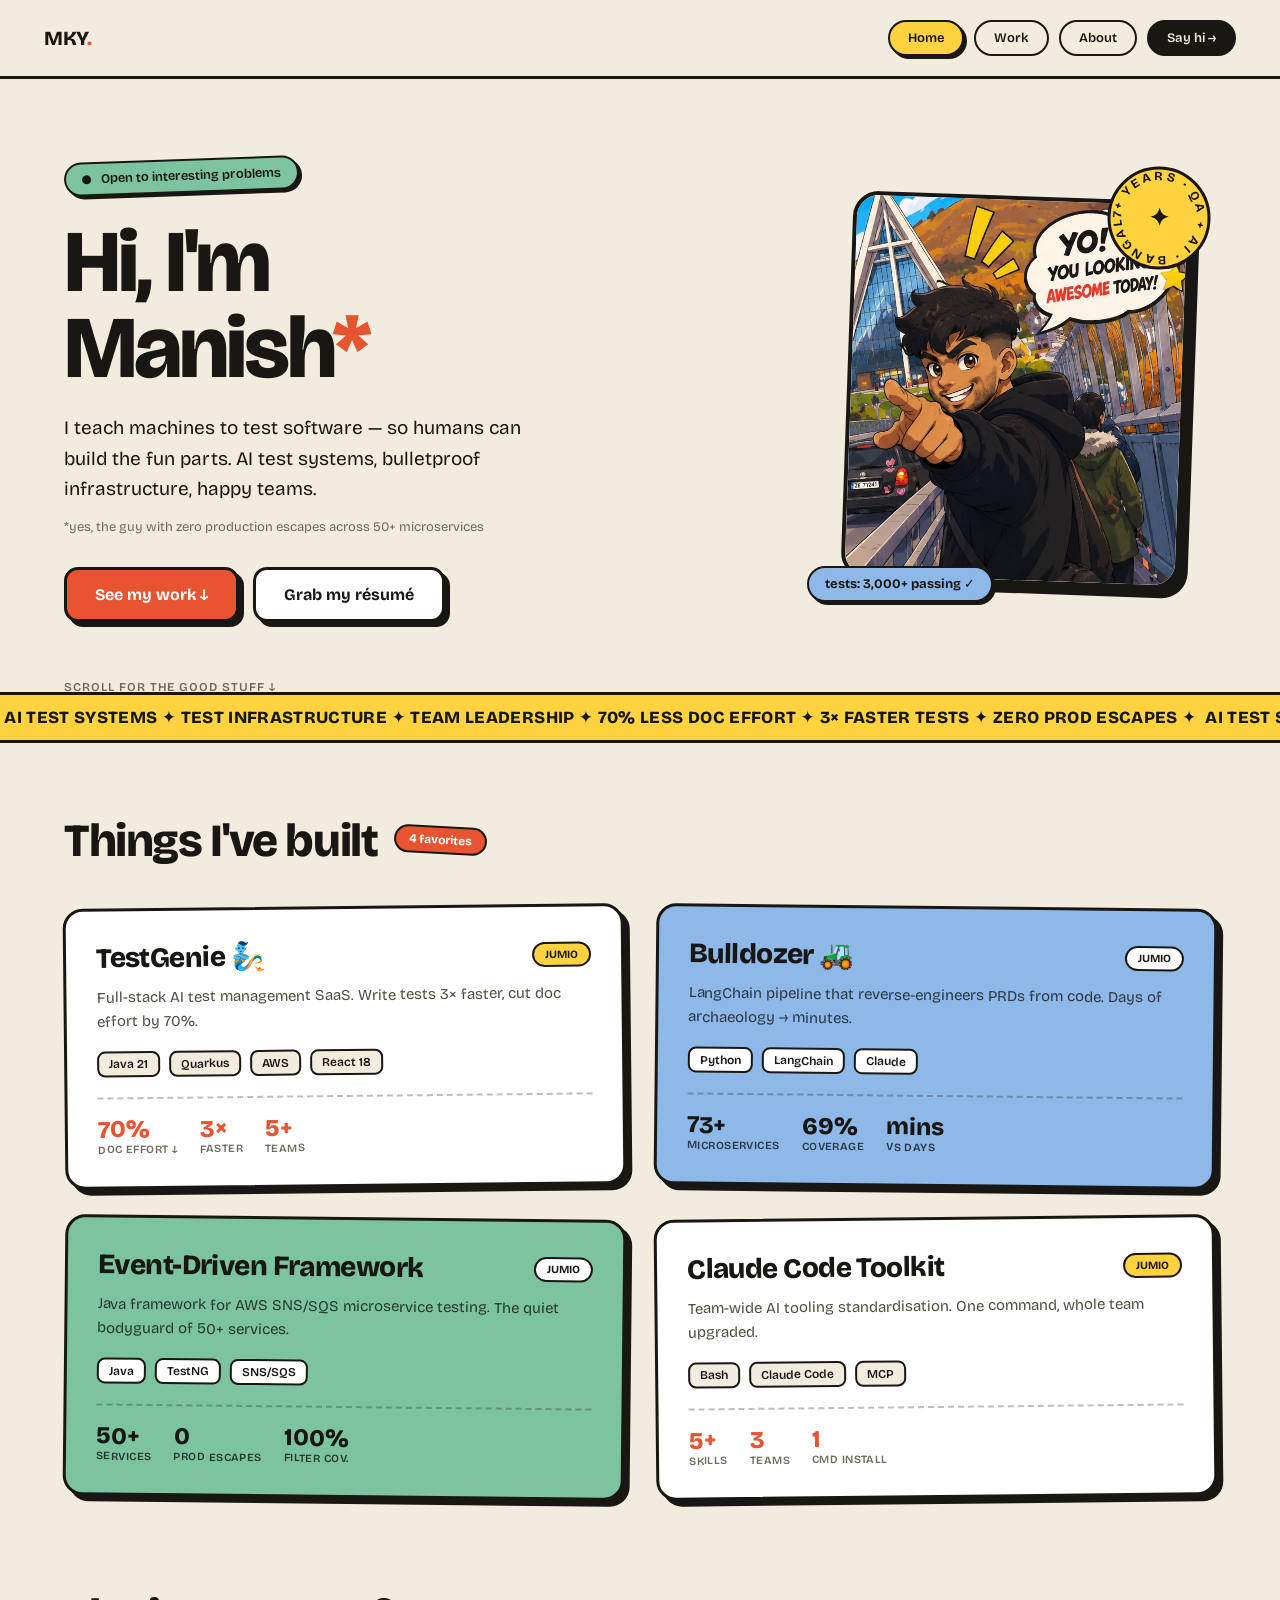
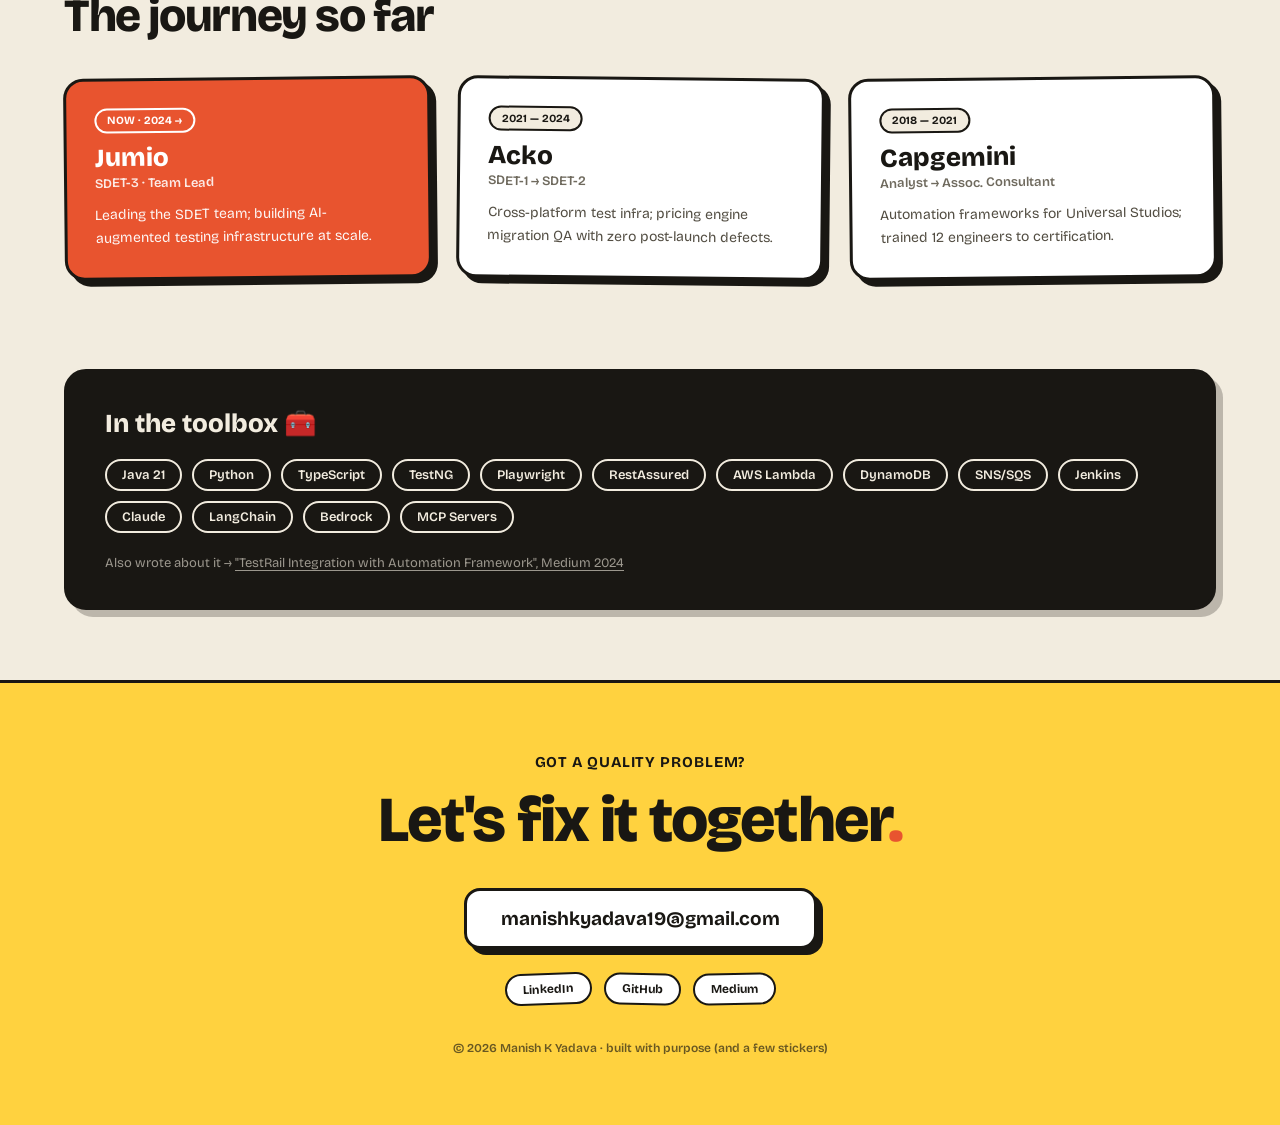
<file: index.html>
<!DOCTYPE html>
<html lang="en">
<head>
  <meta charset="utf-8">
  <meta name="viewport" content="width=device-width, initial-scale=1">
  <title>Manish K Yadava — SDET · AI Test Systems</title>
  <meta name="description" content="Manish K Yadava — I teach machines to test software. AI test systems, bulletproof infrastructure, happy teams. SDET-3 & Team Lead at Jumio, Bangalore.">
  <meta property="og:title" content="Manish K Yadava — SDET · AI Test Systems">
  <meta property="og:description" content="I teach machines to test software — so humans can build the fun parts.">
  <meta property="og:image" content="assets/manish-photo.jpg">
  <link rel="preconnect" href="https://fonts.googleapis.com">
  <link rel="preconnect" href="https://fonts.gstatic.com" crossorigin>
  <link href="https://fonts.googleapis.com/css2?family=Bricolage+Grotesque:opsz,wght@12..96,400;12..96,600;12..96,700;12..96,800&display=swap" rel="stylesheet">
  <link rel="stylesheet" href="css/playground.css">
  <link rel="icon" href="data:image/svg+xml,<svg xmlns='http://www.w3.org/2000/svg' viewBox='0 0 100 100'><circle cx='50' cy='50' r='46' fill='%23ffd23f' stroke='%23191713' stroke-width='6'/><text x='50' y='66' text-anchor='middle' font-size='48' font-weight='800' font-family='sans-serif'>M</text></svg>">
</head>
<body>

  <!-- nav -->
  <header class="nav">
    <a class="nav-logo" href="#top" aria-label="Home">MKY<span class="accent">.</span></a>
    <nav class="nav-links" aria-label="Main">
      <a class="pill pill-active" href="#top">Home</a>
      <a class="pill" href="#work">Work</a>
      <a class="pill" href="#about">About</a>
      <a class="pill pill-dark" href="#contact">Say hi →</a>
    </nav>
    <button class="nav-burger pill" aria-expanded="false" aria-controls="mobile-menu" aria-label="Menu">☰</button>
  </header>
  <nav class="mobile-menu" id="mobile-menu" aria-label="Mobile">
    <a class="pill" href="#top">Home</a>
    <a class="pill" href="#work">Work</a>
    <a class="pill" href="#about">About</a>
    <a class="pill pill-dark" href="#contact">Say hi →</a>
  </nav>

  <!-- hero -->
  <main id="top">
    <section class="hero">
      <div class="hero-copy">
        <div class="badge-open reveal"><span class="blink-dot" aria-hidden="true"></span>Open to interesting problems</div>
        <h1 class="hero-title reveal">Hi, I'm<br>Manish<span class="accent">*</span></h1>
        <p class="hero-sub reveal">I teach machines to test software — so humans can build the fun parts. AI test systems, bulletproof infrastructure, happy teams.</p>
        <p class="hero-footnote reveal">*yes, the guy with zero production escapes across 50+ microservices</p>
        <div class="hero-ctas reveal">
          <a class="btn btn-orange" href="#work">See my work ↓</a>
          <a class="btn btn-white" href="assets/Manish-K-Yadava-Resume.pdf" download>Grab my résumé</a>
        </div>
      </div>

      <div class="hero-photo reveal">
        <div class="photo-frame">
          <img src="assets/manishphotonew.png" alt="Manish K Yadava" width="330" height="380">
        </div>
        <div class="spin-badge" aria-hidden="true">
          <svg viewBox="0 0 104 104">
            <defs><path id="circ" d="M52,52 m-38,0 a38,38 0 1,1 76,0 a38,38 0 1,1 -76,0"></path></defs>
            <circle cx="52" cy="52" r="50" fill="#ffd23f" stroke="#191713" stroke-width="3"></circle>
            <text class="spin-text"><textPath href="#circ">7+ YEARS · QA + AI · BANGALORE · </textPath></text>
            <text x="52" y="60" text-anchor="middle" class="spin-star">✦</text>
          </svg>
        </div>
        <div class="bob-sticker" aria-hidden="true">tests: 3,000+ passing ✓</div>
      </div>

      <div class="hero-scroll-hint" aria-hidden="true">SCROLL FOR THE GOOD STUFF ↓</div>
    </section>

    <!-- marquee -->
    <div class="marquee" aria-hidden="true">
      <div class="marquee-track">
        <span>&nbsp;AI TEST SYSTEMS ✦ TEST INFRASTRUCTURE ✦ TEAM LEADERSHIP ✦ 70% LESS DOC EFFORT ✦ 3× FASTER TESTS ✦ ZERO PROD ESCAPES ✦&nbsp;</span>
        <span>&nbsp;AI TEST SYSTEMS ✦ TEST INFRASTRUCTURE ✦ TEAM LEADERSHIP ✦ 70% LESS DOC EFFORT ✦ 3× FASTER TESTS ✦ ZERO PROD ESCAPES ✦&nbsp;</span>
      </div>
    </div>

    <!-- projects -->
    <section class="section" id="work">
      <div class="section-head reveal">
        <h2 class="section-title">Things I've built</h2>
        <span class="badge-count">4 favorites</span>
      </div>
      <div class="project-grid">

        <article class="card project-card tilt-l reveal" data-shadow="orange">
          <div class="card-head">
            <h3 class="card-title">TestGenie 🧞</h3>
            <span class="chip chip-yellow">JUMIO</span>
          </div>
          <p class="card-desc">Full-stack AI test management SaaS. Write tests 3× faster, cut doc effort by 70%.</p>
          <div class="tag-row">
            <span class="tag">Java 21</span><span class="tag">Quarkus</span><span class="tag">AWS</span><span class="tag">React 18</span>
          </div>
          <div class="stat-row">
            <div class="stat"><span class="stat-num accent">70%</span><span class="stat-label">Doc effort ↓</span></div>
            <div class="stat"><span class="stat-num accent">3×</span><span class="stat-label">Faster</span></div>
            <div class="stat"><span class="stat-num accent">5+</span><span class="stat-label">Teams</span></div>
          </div>
        </article>

        <article class="card project-card card-blue tilt-r reveal">
          <div class="card-head">
            <h3 class="card-title">Bulldozer 🚜</h3>
            <span class="chip chip-white">JUMIO</span>
          </div>
          <p class="card-desc">LangChain pipeline that reverse-engineers PRDs from code. Days of archaeology → minutes.</p>
          <div class="tag-row">
            <span class="tag tag-white">Python</span><span class="tag tag-white">LangChain</span><span class="tag tag-white">Claude</span>
          </div>
          <div class="stat-row">
            <div class="stat"><span class="stat-num">73+</span><span class="stat-label">Microservices</span></div>
            <div class="stat"><span class="stat-num">69%</span><span class="stat-label">Coverage</span></div>
            <div class="stat"><span class="stat-num">mins</span><span class="stat-label">vs days</span></div>
          </div>
        </article>

        <article class="card project-card card-green tilt-r reveal">
          <div class="card-head">
            <h3 class="card-title">Event-Driven Framework</h3>
            <span class="chip chip-white">JUMIO</span>
          </div>
          <p class="card-desc">Java framework for AWS SNS/SQS microservice testing. The quiet bodyguard of 50+ services.</p>
          <div class="tag-row">
            <span class="tag tag-white">Java</span><span class="tag tag-white">TestNG</span><span class="tag tag-white">SNS/SQS</span>
          </div>
          <div class="stat-row">
            <div class="stat"><span class="stat-num">50+</span><span class="stat-label">Services</span></div>
            <div class="stat"><span class="stat-num">0</span><span class="stat-label">Prod escapes</span></div>
            <div class="stat"><span class="stat-num">100%</span><span class="stat-label">Filter cov.</span></div>
          </div>
        </article>

        <article class="card project-card tilt-l reveal" data-shadow="yellow">
          <div class="card-head">
            <h3 class="card-title">Claude Code Toolkit</h3>
            <span class="chip chip-yellow">JUMIO</span>
          </div>
          <p class="card-desc">Team-wide AI tooling standardisation. One command, whole team upgraded.</p>
          <div class="tag-row">
            <span class="tag">Bash</span><span class="tag">Claude Code</span><span class="tag">MCP</span>
          </div>
          <div class="stat-row">
            <div class="stat"><span class="stat-num accent">5+</span><span class="stat-label">Skills</span></div>
            <div class="stat"><span class="stat-num accent">3</span><span class="stat-label">Teams</span></div>
            <div class="stat"><span class="stat-num accent">1</span><span class="stat-label">Cmd install</span></div>
          </div>
        </article>

      </div>
    </section>

    <!-- journey -->
    <section class="section section-tight" id="about">
      <h2 class="section-title reveal">The journey so far</h2>
      <div class="journey-grid">
        <article class="card journey-card card-orange tilt-l reveal">
          <span class="chip chip-outline-light">NOW · 2024 →</span>
          <h3 class="journey-org">Jumio</h3>
          <p class="journey-role">SDET-3 · Team Lead</p>
          <p class="journey-desc">Leading the SDET team; building AI-augmented testing infrastructure at scale.</p>
        </article>
        <article class="card journey-card tilt-r reveal">
          <span class="chip chip-cream">2021 — 2024</span>
          <h3 class="journey-org">Acko</h3>
          <p class="journey-role muted">SDET-1 → SDET-2</p>
          <p class="journey-desc muted-body">Cross-platform test infra; pricing engine migration QA with zero post-launch defects.</p>
        </article>
        <article class="card journey-card tilt-l reveal">
          <span class="chip chip-cream">2018 — 2021</span>
          <h3 class="journey-org">Capgemini</h3>
          <p class="journey-role muted">Analyst → Assoc. Consultant</p>
          <p class="journey-desc muted-body">Automation frameworks for Universal Studios; trained 12 engineers to certification.</p>
        </article>
      </div>
    </section>

    <!-- toolbox -->
    <section class="section section-tight">
      <div class="toolbox reveal">
        <h2 class="toolbox-title">In the toolbox 🧰</h2>
        <div class="toolbox-chips">
          <span class="tool">Java 21</span><span class="tool">Python</span><span class="tool">TypeScript</span><span class="tool">TestNG</span><span class="tool">Playwright</span><span class="tool">RestAssured</span><span class="tool">AWS Lambda</span><span class="tool">DynamoDB</span><span class="tool">SNS/SQS</span><span class="tool">Jenkins</span><span class="tool">Claude</span><span class="tool">LangChain</span><span class="tool">Bedrock</span><span class="tool">MCP Servers</span>
        </div>
        <p class="toolbox-note">Also wrote about it → <a href="https://medium.com/@manishkyadava7/testrail-integration-with-automation-framework-4644c2c23701" target="_blank" rel="noopener">"TestRail Integration with Automation Framework", Medium 2024</a></p>
      </div>
    </section>
  </main>

  <!-- contact -->
  <footer class="contact" id="contact">
    <p class="contact-kicker reveal">GOT A QUALITY PROBLEM?</p>
    <h2 class="contact-title reveal">Let's fix it together<span class="accent">.</span></h2>
    <a class="btn btn-email reveal" href="mailto:manishkyadava19@gmail.com">manishkyadava19@gmail.com</a>
    <div class="contact-socials reveal">
      <a class="pill pill-social tilt-l" href="https://www.linkedin.com/in/manish-k-yadava-36a470128/" target="_blank" rel="noopener">LinkedIn</a>
      <a class="pill pill-social tilt-r" href="https://github.com/manishkyadava" target="_blank" rel="noopener">GitHub</a>
      <a class="pill pill-social tilt-l2" href="https://medium.com/@manishkyadava7/" target="_blank" rel="noopener">Medium</a>
    </div>
    <p class="contact-copy">© 2026 Manish K Yadava · built with purpose (and a few stickers)</p>
  </footer>

  <script src="js/playground.js"></script>
</body>
</html>
</file>
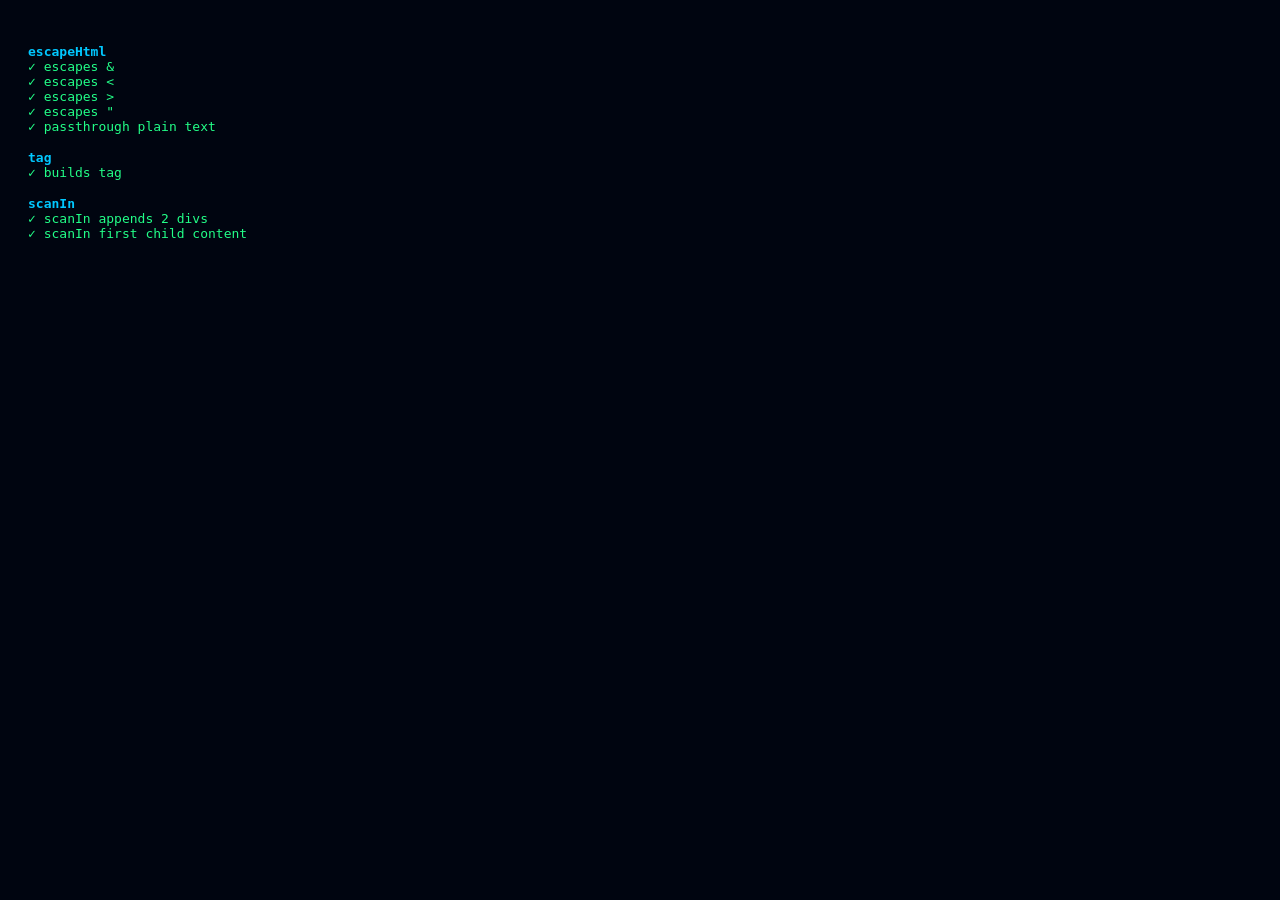
<file: tests/test.html>
<!DOCTYPE html>
<html lang="en">
<head>
  <meta charset="UTF-8">
  <title>Portfolio Tests</title>
  <style>
    body { font-family: monospace; background: #000510; color: #ccc; padding: 20px; }
    .pass { color: #22ff88; }
    .fail { color: #ff5555; }
    .suite { color: #00c8ff; margin-top: 16px; font-weight: bold; }
  </style>
</head>
<body>
<div id="results"></div>
<div id="scan-target" style="display:none"></div>
<script type="module">
  import { escapeHtml, tag } from '../js/utils/html.js';
  import { scanIn } from '../js/utils/scanIn.js';

  const results = document.getElementById('results');

  function suite(name) {
    results.innerHTML += `<div class="suite">${name}</div>`;
  }

  function assert(description, actual, expected) {
    const pass = actual === expected;
    results.innerHTML += `<div class="${pass ? 'pass' : 'fail'}">
      ${pass ? '✓' : '✗'} ${description}
      ${pass ? '' : `<br>&nbsp;&nbsp;Expected: ${JSON.stringify(expected)}<br>&nbsp;&nbsp;Got:      ${JSON.stringify(actual)}`}
    </div>`;
  }

  // escapeHtml
  suite('escapeHtml');
  assert('escapes &',  escapeHtml('a & b'),       'a &amp; b');
  assert('escapes <',  escapeHtml('<script>'),     '&lt;script&gt;');
  assert('escapes >',  escapeHtml('a > b'),        'a &gt; b');
  assert('escapes "',  escapeHtml('"hello"'),      '&quot;hello&quot;');
  assert('passthrough plain text', escapeHtml('hello world'), 'hello world');

  // tag
  suite('tag');
  assert('builds tag', tag('span', 'foo', 'bar'), '<span class="foo">bar</span>');

  // scanIn
  suite('scanIn');
  const target = document.getElementById('scan-target');
  target.innerHTML = '';
  await scanIn(target, ['<span>line1</span>', '<span>line2</span>'], 10);
  assert('scanIn appends 2 divs', target.children.length, 2);
  assert('scanIn first child content', target.children[0].innerHTML, '<span>line1</span>');
</script>
</body>
</html>
</file>
<file: css/playground.css>
/* ============================================================
   Playground v3 — sticker-sheet energy
   chunky borders · tilt · hard shadows · motion
   ============================================================ */

:root {
  --cream: #f2ecdf;
  --ink: #191713;
  --orange: #e8542f;
  --yellow: #ffd23f;
  --green: #7cc4a0;
  --blue: #8db8e8;
  --muted: #6f6a5e;
  --body-muted: #524d42;
  --shadow: var(--ink);
}

*, *::before, *::after { box-sizing: border-box; margin: 0; padding: 0; }

html { scroll-behavior: smooth; }

body {
  background: var(--cream);
  color: var(--ink);
  font-family: 'Bricolage Grotesque', system-ui, sans-serif;
  -webkit-font-smoothing: antialiased;
  overflow-x: hidden;
}

a { color: inherit; text-decoration: none; }
.accent { color: var(--orange); }

/* ---------- nav ---------- */

.nav {
  position: sticky;
  top: 0;
  z-index: 50;
  display: flex;
  justify-content: space-between;
  align-items: center;
  padding: 20px 44px;
  border-bottom: 3px solid var(--ink);
  background: var(--cream);
}

.nav-logo {
  font-size: 20px;
  font-weight: 800;
  letter-spacing: -.02em;
}

.nav-links { display: flex; gap: 10px; }

.pill {
  display: inline-block;
  border: 2.5px solid var(--ink);
  border-radius: 999px;
  padding: 8px 18px;
  font-size: 13px;
  font-weight: 600;
  background: var(--cream);
  cursor: pointer;
  transition: transform .15s ease, box-shadow .15s ease, background .15s ease, color .15s ease;
}

.pill:hover { background: var(--yellow); box-shadow: 3px 3px 0 var(--shadow); }

.pill-active { background: var(--yellow); box-shadow: 3px 3px 0 var(--shadow); }
.pill-active:hover { transform: translate(-2px, -2px); box-shadow: 5px 5px 0 var(--shadow); }

.pill-dark { background: var(--ink); color: var(--cream); }
.pill-dark:hover { background: var(--orange); color: #fff; box-shadow: none; }

.nav-burger { display: none; font-size: 16px; line-height: 1; }

.mobile-menu {
  display: none;
  position: sticky;
  top: 76px;
  z-index: 49;
  flex-direction: column;
  gap: 10px;
  padding: 16px 24px;
  border-bottom: 3px solid var(--ink);
  background: var(--cream);
}
.mobile-menu.open { display: flex; }
.mobile-menu .pill { text-align: center; }

/* ---------- hero ---------- */

.hero {
  position: relative;
  max-width: 1240px;
  margin: 0 auto;
  padding: 80px 44px 70px;
  display: grid;
  grid-template-columns: 1fr 400px;
  gap: 40px;
  align-items: center;
}

.badge-open {
  display: inline-flex;
  align-items: center;
  gap: 10px;
  border: 2.5px solid var(--ink);
  border-radius: 999px;
  background: var(--green);
  padding: 7px 16px;
  font-size: 13px;
  font-weight: 600;
  box-shadow: 3px 3px 0 var(--shadow);
  transform: rotate(-2deg);
}

.blink-dot {
  width: 9px;
  height: 9px;
  border-radius: 50%;
  background: var(--ink);
  animation: blink 1.4s step-end infinite;
}

.hero-title {
  font-size: clamp(52px, 7vw, 88px);
  font-weight: 800;
  line-height: .98;
  letter-spacing: -.035em;
  margin-top: 26px;
}

.hero-sub {
  font-size: 19px;
  line-height: 1.6;
  margin-top: 22px;
  max-width: 480px;
}

.hero-footnote { font-size: 13px; color: var(--muted); margin-top: 14px; }

.hero-ctas { display: flex; gap: 14px; margin-top: 32px; flex-wrap: wrap; }

.btn {
  display: inline-block;
  border: 3px solid var(--ink);
  border-radius: 14px;
  padding: 15px 28px;
  font-size: 16px;
  font-weight: 700;
  box-shadow: 5px 5px 0 var(--shadow);
  cursor: pointer;
  transition: transform .15s ease, box-shadow .15s ease, background .15s ease, color .15s ease;
}

.btn:hover { transform: translate(-3px, -3px); box-shadow: 8px 8px 0 var(--shadow); }
.btn:active { transform: translate(0, 0); box-shadow: 3px 3px 0 var(--shadow); }

.btn-orange { background: var(--orange); color: #fff; }
.btn-white { background: #fff; }
.btn-white:hover { background: var(--yellow); }

/* photo */

.hero-photo { position: relative; justify-self: center; }

.photo-frame {
  border: 4px solid var(--ink);
  border-radius: 26px;
  overflow: hidden;
  box-shadow: 9px 9px 0 var(--shadow);
  transform: rotate(2deg);
  background: #fff;
  transition: transform .25s ease;
}
.photo-frame:hover { transform: rotate(0deg); }

.photo-frame img {
  width: 330px;
  height: 380px;
  object-fit: cover;
  display: block;
}

.spin-badge {
  position: absolute;
  top: -30px;
  right: -26px;
  width: 104px;
  height: 104px;
  animation: spinbadge 14s linear infinite;
}

.spin-badge svg { width: 104px; height: 104px; overflow: visible; }

.spin-text {
  font: 700 12.5px 'Bricolage Grotesque', sans-serif;
  letter-spacing: 2.5px;
  fill: var(--ink);
}

.spin-star { font: 800 24px 'Bricolage Grotesque', sans-serif; fill: var(--ink); }

.bob-sticker {
  position: absolute;
  bottom: -18px;
  left: -40px;
  border: 2.5px solid var(--ink);
  border-radius: 999px;
  background: var(--blue);
  padding: 8px 16px;
  font-size: 13px;
  font-weight: 700;
  box-shadow: 3px 3px 0 var(--shadow);
  animation: bob 5s ease-in-out infinite;
}

.hero-scroll-hint {
  position: absolute;
  left: 44px;
  bottom: -2px;
  font-size: 12px;
  font-weight: 600;
  color: var(--muted);
  letter-spacing: .08em;
}

/* ---------- marquee ---------- */

.marquee {
  border-top: 3px solid var(--ink);
  border-bottom: 3px solid var(--ink);
  background: var(--yellow);
  overflow: hidden;
  padding: 12px 0;
  white-space: nowrap;
}

.marquee-track { display: inline-flex; animation: mq 22s linear infinite; }

.marquee-track span {
  font-size: 17px;
  font-weight: 800;
  letter-spacing: .02em;
}

/* ---------- sections ---------- */

.section { max-width: 1240px; margin: 0 auto; padding: 70px 44px; }
.section-tight { padding-top: 20px; }

.section-head { display: flex; align-items: center; gap: 16px; flex-wrap: wrap; }

.section-title {
  font-size: clamp(34px, 4vw, 46px);
  font-weight: 800;
  letter-spacing: -.03em;
}

.badge-count {
  border: 2.5px solid var(--ink);
  border-radius: 999px;
  background: var(--orange);
  color: #fff;
  font-size: 12px;
  font-weight: 700;
  padding: 5px 13px;
  transform: rotate(3deg);
}

/* ---------- cards ---------- */

.card {
  border: 3px solid var(--ink);
  border-radius: 20px;
  background: #fff;
  box-shadow: 6px 6px 0 var(--shadow);
  transition: transform .2s ease, box-shadow .2s ease;
}

.tilt-l { transform: rotate(-.6deg); }
.tilt-r { transform: rotate(.6deg); }
.tilt-l2 { transform: rotate(-1deg); }

.project-grid {
  display: grid;
  grid-template-columns: 1fr 1fr;
  gap: 30px;
  margin-top: 38px;
}

.project-card { padding: 30px; cursor: default; }

.project-card:hover {
  transform: rotate(0deg) translate(-3px, -3px);
  box-shadow: 10px 10px 0 var(--shadow);
}
.project-card[data-shadow="orange"]:hover { box-shadow: 10px 10px 0 var(--orange); }
.project-card[data-shadow="yellow"]:hover { box-shadow: 10px 10px 0 var(--yellow); }

.card-blue { background: var(--blue); }
.card-green { background: var(--green); }
.card-orange { background: var(--orange); color: #fff; }

.card-head {
  display: flex;
  justify-content: space-between;
  align-items: center;
  gap: 12px;
}

.card-title { font-size: 28px; font-weight: 800; letter-spacing: -.02em; }

.chip {
  flex: none;
  border: 2px solid var(--ink);
  border-radius: 999px;
  font-size: 11px;
  font-weight: 700;
  padding: 4px 11px;
}
.chip-yellow { background: var(--yellow); }
.chip-white { background: #fff; }
.chip-cream { background: var(--cream); }
.chip-outline-light { border-color: #fff; color: #fff; }

.card-desc { font-size: 15px; line-height: 1.6; color: var(--body-muted); margin-top: 10px; }
.card-blue .card-desc { color: #2c3644; }
.card-green .card-desc { color: #25382e; }

.tag-row { display: flex; gap: 9px; margin-top: 18px; flex-wrap: wrap; }

.tag {
  border: 2px solid var(--ink);
  border-radius: 8px;
  font-size: 12px;
  font-weight: 600;
  padding: 4px 10px;
  background: var(--cream);
}
.tag-white { background: #fff; }

.stat-row {
  display: flex;
  gap: 22px;
  margin-top: 20px;
  padding-top: 16px;
  border-top: 2px dashed rgba(25, 23, 19, .28);
}

.stat { display: flex; flex-direction: column; }
.stat-num { font-size: 24px; font-weight: 800; }
.stat-label {
  font-size: 11px;
  font-weight: 600;
  color: var(--muted);
  text-transform: uppercase;
  letter-spacing: .04em;
}
.card-blue .stat-label { color: #2c3644; }
.card-green .stat-label { color: #25382e; }

/* ---------- journey ---------- */

.journey-grid {
  display: grid;
  grid-template-columns: 1fr 1fr 1fr;
  gap: 26px;
  margin-top: 34px;
}

.journey-card { padding: 28px; }
.journey-card:hover { transform: rotate(0deg); }
.journey-card.card-orange:hover { box-shadow: 8px 8px 0 var(--shadow); }

.journey-org { font-size: 26px; font-weight: 800; margin-top: 14px; }
.journey-role { font-size: 13px; font-weight: 600; margin-top: 2px; opacity: .88; }
.journey-role.muted { color: var(--muted); opacity: 1; }
.journey-desc { font-size: 14px; line-height: 1.65; margin-top: 12px; opacity: .95; }
.journey-desc.muted-body { color: var(--body-muted); opacity: 1; }

/* ---------- toolbox ---------- */

.toolbox {
  border: 3px solid var(--ink);
  border-radius: 22px;
  background: var(--ink);
  color: var(--cream);
  padding: 36px 38px;
  box-shadow: 7px 7px 0 rgba(25, 23, 19, .25);
}

.toolbox-title { font-size: 26px; font-weight: 800; }

.toolbox-chips { display: flex; flex-wrap: wrap; gap: 10px; margin-top: 20px; }

.tool {
  border: 2px solid var(--cream);
  border-radius: 999px;
  font-size: 13px;
  font-weight: 600;
  padding: 6px 15px;
  transition: background .15s ease, border-color .15s ease;
}
.tool:hover { background: var(--orange); border-color: var(--orange); }

.toolbox-note { font-size: 13px; margin-top: 22px; opacity: .6; }
.toolbox-note a { text-decoration: underline; text-underline-offset: 3px; }
.toolbox-note a:hover { color: var(--yellow); }

/* ---------- contact ---------- */

.contact {
  border-top: 3px solid var(--ink);
  background: var(--yellow);
  padding: 70px 44px;
  text-align: center;
  position: relative;
  overflow: hidden;
}

.contact-kicker { font-size: 15px; font-weight: 700; letter-spacing: .06em; }

.contact-title {
  font-size: clamp(38px, 6vw, 64px);
  font-weight: 800;
  letter-spacing: -.03em;
  margin-top: 10px;
}

.btn-email {
  background: #fff;
  border-radius: 16px;
  padding: 16px 34px;
  font-size: clamp(15px, 2.5vw, 19px);
  box-shadow: 6px 6px 0 var(--shadow);
  margin-top: 30px;
  overflow-wrap: anywhere;
}
.btn-email:hover {
  background: var(--orange);
  color: #fff;
  transform: translate(-3px, -3px);
  box-shadow: 9px 9px 0 var(--shadow);
}

.contact-socials {
  display: flex;
  justify-content: center;
  gap: 12px;
  margin-top: 24px;
  flex-wrap: wrap;
}

.pill-social { background: #fff; font-size: 12px; font-weight: 700; padding: 7px 16px; }
.pill-social.tilt-l { transform: rotate(-2deg); }
.pill-social.tilt-r { transform: rotate(1.5deg); }
.pill-social.tilt-l2 { transform: rotate(-1deg); }
.pill-social:hover { background: var(--ink); color: #fff; box-shadow: none; transform: rotate(0deg); }

.contact-copy { font-size: 12px; font-weight: 600; margin-top: 36px; opacity: .65; }

/* ---------- animations ---------- */

@keyframes blink { 0%, 49% { opacity: 1; } 50%, 100% { opacity: 0; } }
@keyframes spinbadge { from { transform: rotate(0deg); } to { transform: rotate(360deg); } }
@keyframes bob {
  0%, 100% { transform: translateY(0) rotate(-6deg); }
  50% { transform: translateY(-8px) rotate(-6deg); }
}
@keyframes mq { from { transform: translateX(0); } to { transform: translateX(-50%); } }

/* scroll reveal — .reveal starts hidden only when JS adds .js to <html> */

.js .reveal {
  opacity: 0;
  transform: translateY(22px);
  transition: opacity .6s ease, transform .6s ease;
}
.js .reveal.in { opacity: 1; transform: none; }

/* keep sticker tilts once revealed */
.js .badge-open.reveal.in { transform: rotate(-2deg); }
.js .tilt-l.reveal.in { transform: rotate(-.6deg); }
.js .tilt-r.reveal.in { transform: rotate(.6deg); }
.js .tilt-l.reveal.in:hover,
.js .tilt-r.reveal.in:hover { transform: rotate(0deg) translate(-3px, -3px); }
.js .journey-card.reveal.in:hover { transform: rotate(0deg); }

@media (prefers-reduced-motion: reduce) {
  *, *::before, *::after {
    animation-duration: .01ms !important;
    animation-iteration-count: 1 !important;
    transition-duration: .01ms !important;
  }
  html { scroll-behavior: auto; }
  .js .reveal { opacity: 1; transform: none; }
}

/* ---------- responsive ---------- */

@media (max-width: 1024px) {
  .hero { grid-template-columns: 1fr; padding-top: 60px; text-align: left; }
  .hero-photo { justify-self: start; margin-top: 30px; margin-left: 40px; }
  .hero-scroll-hint { display: none; }
}

@media (max-width: 768px) {
  .nav { padding: 16px 24px; }
  .nav-links { display: none; }
  .nav-burger { display: inline-block; }

  .hero { padding: 44px 24px 56px; gap: 24px; }
  .hero-sub { font-size: 17px; }

  .section { padding: 52px 24px; }
  .section-tight { padding-top: 16px; }

  .project-grid, .journey-grid { grid-template-columns: 1fr; gap: 22px; }
  .card-title { font-size: 24px; }

  .toolbox { padding: 28px 24px; }
  .contact { padding: 56px 24px; }
}

@media (max-width: 480px) {
  .photo-frame img { width: 260px; height: 300px; }
  .hero-photo { margin-left: 28px; }
  .spin-badge { top: -26px; right: -18px; width: 88px; height: 88px; }
  .spin-badge svg { width: 88px; height: 88px; }
  .bob-sticker { left: -24px; font-size: 12px; }
  .btn { padding: 13px 22px; font-size: 15px; }
  .stat-row { gap: 16px; }
}
</file>
